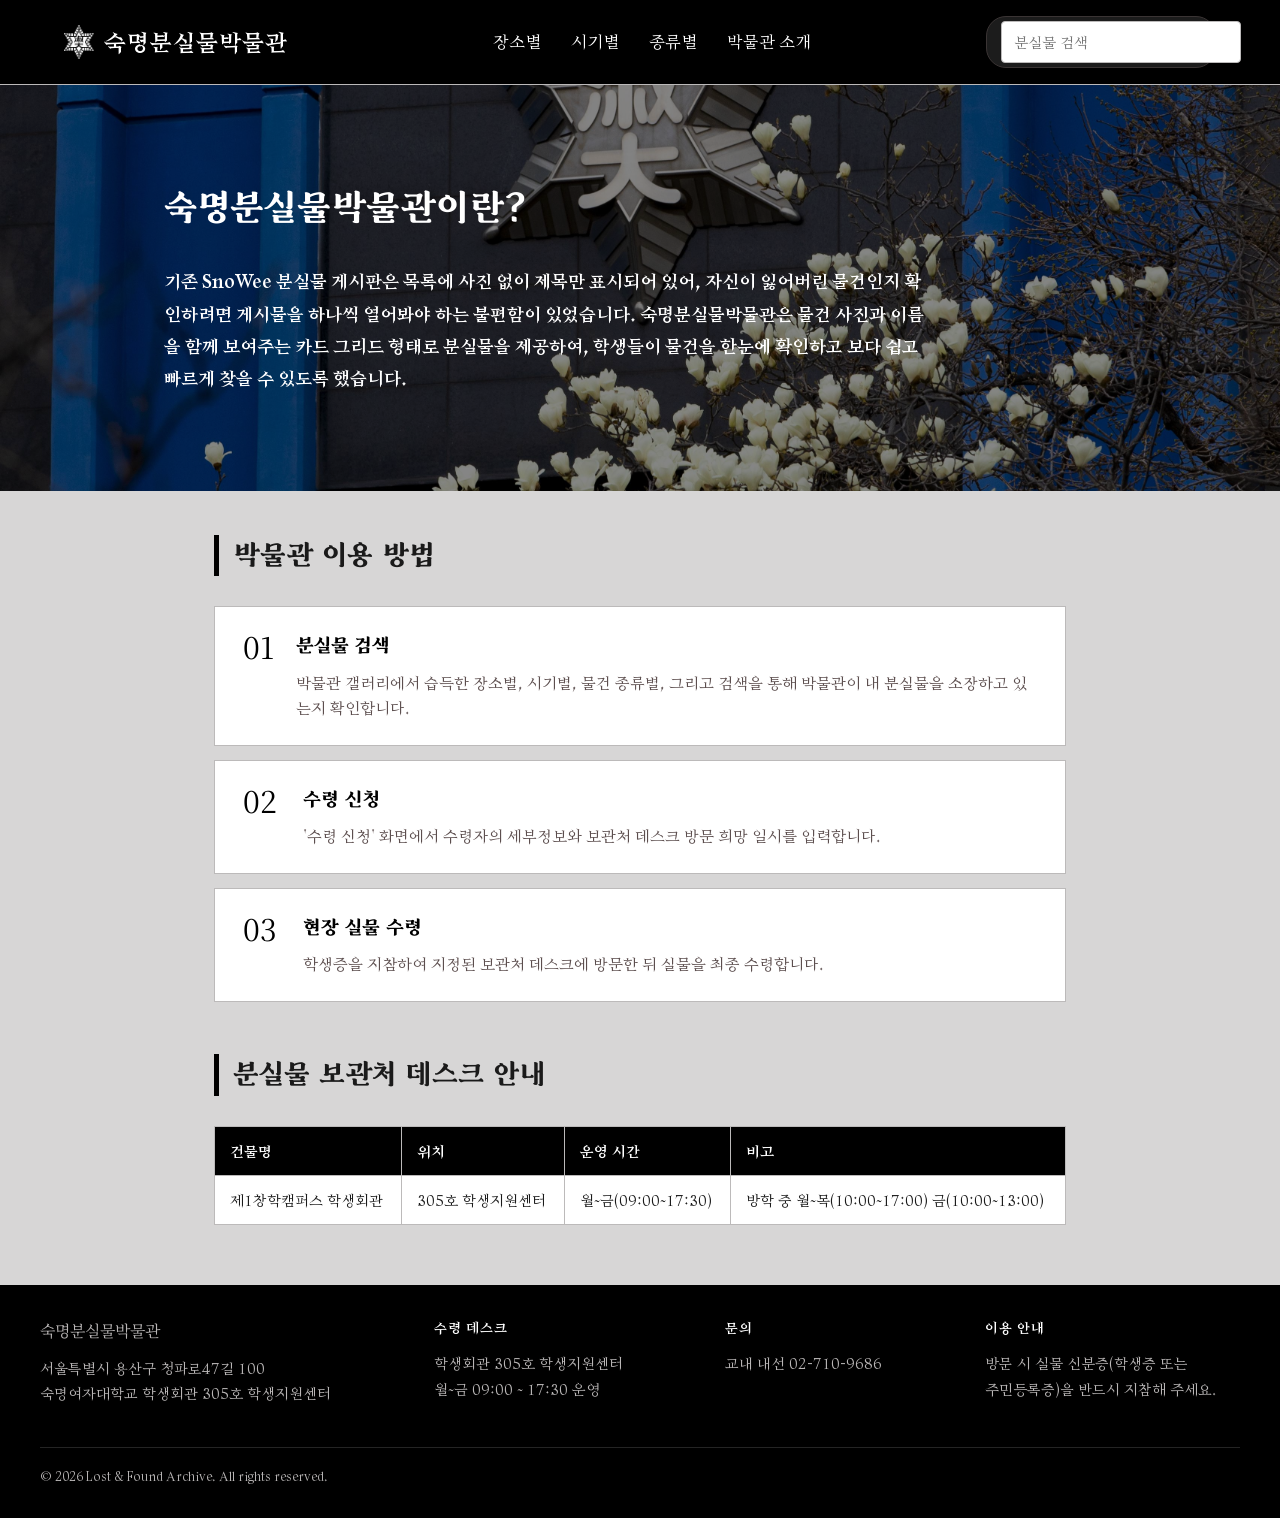
<file: 13_find()_about.html>
<!DOCTYPE html>
<html lang="ko">
<head>
  <meta charset="utf-8">
  <title>숙명분실물박물관 소개</title>
  
  <meta name="author" content="공도원, 김나윤, 김모예, 박서연">
  <meta name="description" content="숙명분실물박물관 소개 및 이용 안내">
  
  
  <link rel="stylesheet" href="./13_find()_style.css">
</head>
<body>

  
  <header>
    <div class="header-container">
      
      
      <div class="logo">
        <a href="13_find()_index.html">
          <img src="./images/13_logo.png" alt="숙명여자대학교" class="logo-img"><h1>숙명분실물박물관</h1>
        </a>
      </div>

      
      <nav class="gnb">
        <ul>
          
          <li>
            <a href="#">장소별</a>
            <ul class="submenu">
              <li><a href="#">순헌관</a></li>
              <li><a href="#">명신관</a></li>
              <li><a href="#">프라임관</a></li>
              <li><a href="#">도서관</a></li>
            </ul>
          </li>

          
          <li>
            <a href="#">시기별</a>
            <ul class="submenu">
              <li><a href="#">일주일 내</a></li>
              <li><a href="#">한달 내</a></li>
            </ul>
          </li>

          
          <li>
            <a href="#">종류별</a>
            <ul class="submenu">
              <li><a href="#">전자기기</a></li>
              <li><a href="#">지갑</a></li>
              <li><a href="#">필기구</a></li>
            </ul>
          </li>

          
          <li>
            <a href="13_find()_about.html">박물관 소개</a>
          </li>
        </ul>
      </nav>

      
      <div class="header-util">
        <form class="search-box" action="13_find()_index.html" method="get">
          <input type="search" name="query" placeholder="분실물 검색" aria-label="검색">
        </form>
      </div>

    </div>
  </header>
  
  <section class="intro-visual">
    <img class="intro-bg" src="./images/13_building.jpeg" alt="">
    <div class="intro-veil"></div>
    <div class="intro-inner">
      <h2 class="section-title">숙명분실물박물관이란?</h2>
      <p class="about-desc">기존 SnoWee 분실물 게시판은 목록에 사진 없이 제목만 표시되어 있어, 자신이 잃어버린 물건인지 확인하려면 게시물을 하나씩 열어봐야 하는 불편함이 있었습니다. <strong>숙명분실물박물관</strong>은 물건 사진과 이름을 함께 보여주는 카드 그리드 형태로 분실물을 제공하여, 학생들이 물건을 한눈에 확인하고 보다 쉽고 빠르게 찾을 수 있도록 했습니다.</p>
    </div>
  </section>

  <main class="about-container">
    
    

    
    <article class="about-section">
      <h2 class="section-title">박물관 이용 방법</h2>
      <ol class="step-list">
        <li class="step">
          <span class="step-num">01</span>
          <div class="step-body">
            <strong>분실물 검색</strong>
            <p>박물관 갤러리에서 습득한 장소별, 시기별, 물건 종류별, 그리고 검색을 통해 박물관이 내 분실물을 소장하고 있는지 확인합니다.</p>
          </div>
        </li>
        <li class="step">
          <span class="step-num">02</span>
          <div class="step-body">
            <strong>수령 신청</strong>
            <p>'수령 신청' 화면에서 수령자의 세부정보와 보관처 데스크 방문 희망 일시를 입력합니다.</p>
          </div>
        </li>
        <li class="step">
          <span class="step-num">03</span>
          <div class="step-body">
            <strong>현장 실물 수령</strong>
            <p>학생증을 지참하여 지정된 보관처 데스크에 방문한 뒤 실물을 최종 수령합니다.</p>
          </div>
        </li>
      </ol>
    </article>

    
    <article class="about-section">
      <h2 class="section-title">분실물 보관처 데스크 안내</h2>
      <table class="info-table">
        
        <thead>
          <tr>
            <th>건물명</th>
            <th>위치</th>
            <th>운영 시간</th>
            <th>비고</th>
          </tr>
        </thead>
        <tbody>
          <tr>
            <td>제1창학캠퍼스 학생회관</td>
            <td>305호 학생지원센터</td>
            <td>월~금(09:00~17:30)</td>
            <td>방학 중 월~목(10:00~17:00) 금(10:00~13:00)</td>
          </tr>
          
        </tbody>
      </table>
    </article>

  </main>

  
  <footer>
    <div class="footer-inner">
      <div class="footer-col footer-brand">
        <p class="footer-name">숙명분실물박물관</p>
        <p>서울특별시 용산구 청파로47길 100<br>숙명여자대학교 학생회관 305호 학생지원센터</p>
      </div>
      <div class="footer-col">
        <h4>수령 데스크</h4>
        <p>학생회관 305호 학생지원센터<br>월~금 09:00 ~ 17:30 운영</p>
      </div>
      <div class="footer-col">
        <h4>문의</h4>
        <p>교내 내선 02-710-9686</p>
      </div>
      <div class="footer-col">
        <h4>이용 안내</h4>
        <p>방문 시 실물 신분증(학생증 또는<br>주민등록증)을 반드시 지참해 주세요.</p>
      </div>
    </div>
    <div class="footer-bottom">&copy; 2026 Lost &amp; Found Archive. All rights reserved.</div>
  </footer>

</body>
</html>
</file>
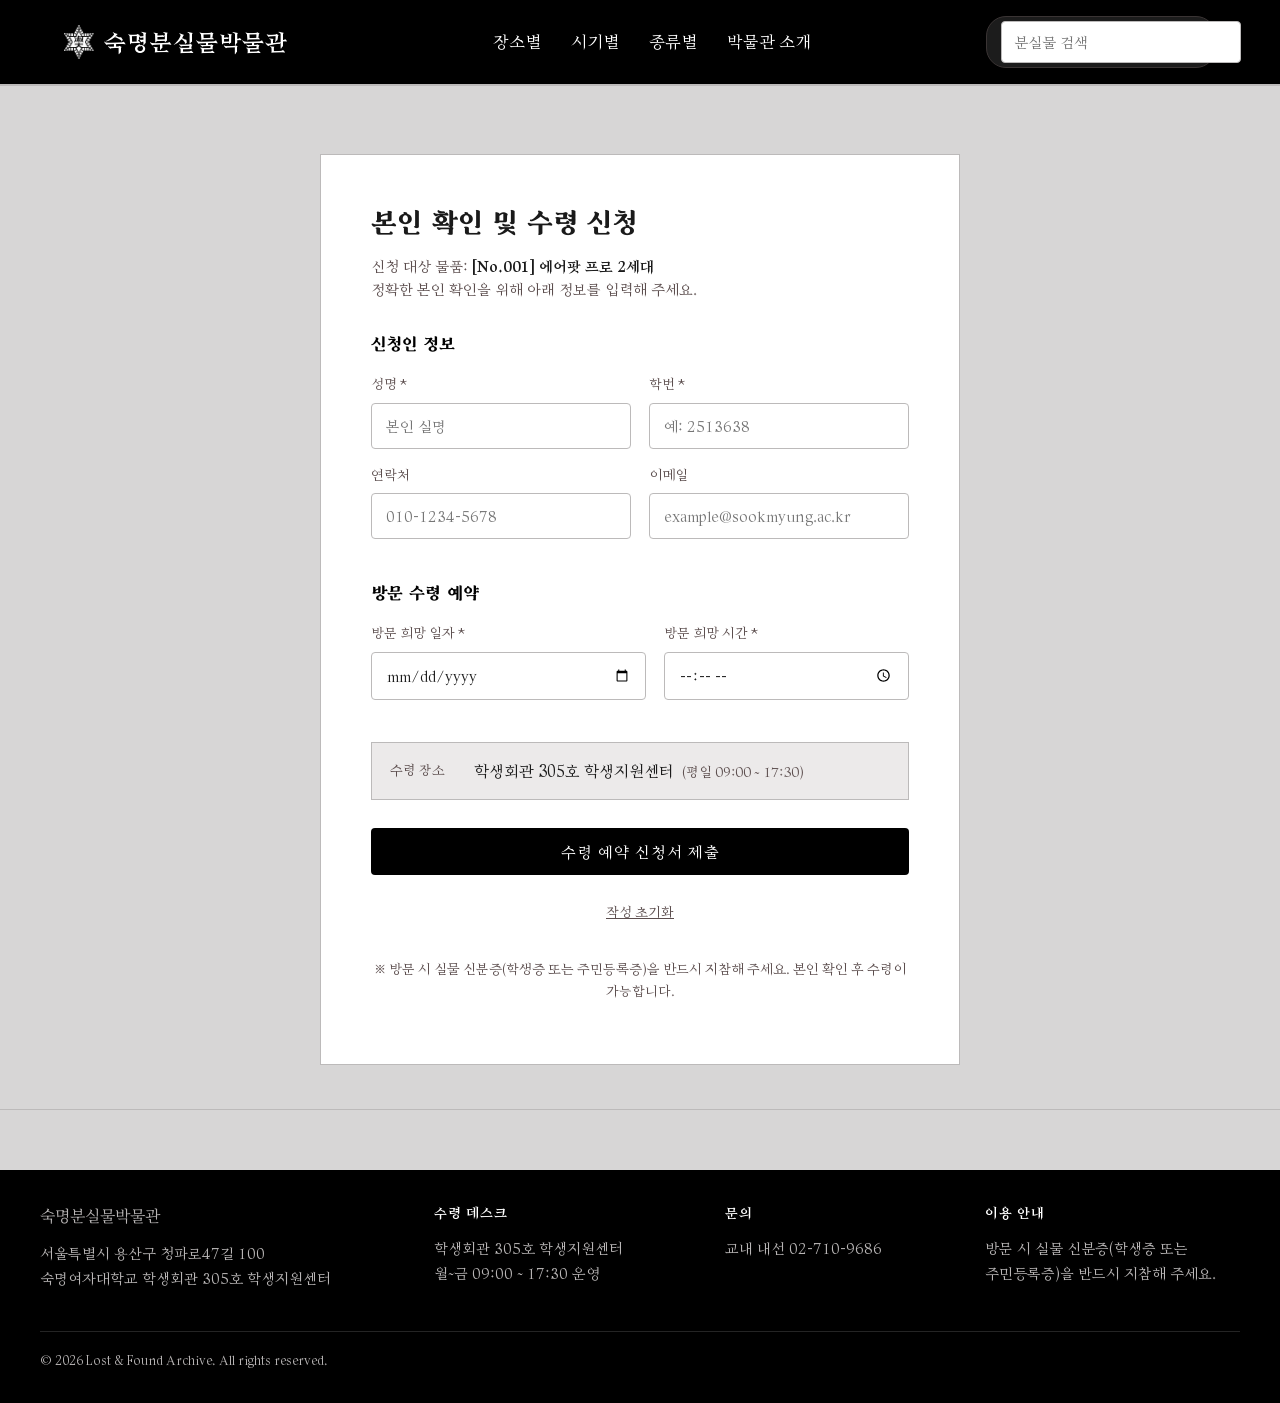
<file: 13_find()_claim.html>
<!DOCTYPE html>
<html lang="ko">
<head>
  <meta charset="utf-8">
  <title>숙명분실물박물관</title>

  <meta name="author" content="공도원, 김나윤, 김모예, 박서연">
  <meta name="description" content="국립중앙박물관 웹을 참고한 숙명여자대학교 분실물 게시판">
  
  <link rel="stylesheet" href="./13_find()_style.css">
</head>
<body>

  <header>
    <div class="header-container">
      <div class="logo">
        <a href="13_find()_index.html">
          <img src="./images/13_logo.png" alt="숙명여자대학교" class="logo-img"><h1>숙명분실물박물관</h1>
        </a>
      </div>

      <nav class="gnb">
        <ul>
          <li>
            <a href="#">장소별</a>
            <ul class="submenu">
              <li><a href="#">순헌관</a></li>
              <li><a href="#">명신관</a></li>
              <li><a href="#">프라임관</a></li>
              <li><a href="#">도서관</a></li>
            </ul>
          </li>
          
          <li>
            <a href="#">시기별</a>
            <ul class="submenu">
              <li><a href="#">일주일 내</a></li>
              <li><a href="#">한달 내</a></li>
            </ul>
          </li>

          <li>
            <a href="#">종류별</a>
            <ul class="submenu">
              <li><a href="#">전자기기</a></li>
              <li><a href="#">지갑</a></li>
              <li><a href="#">필기구</a></li>
            </ul>
          </li>

          <li>
            <a href="13_find()_about.html">박물관 소개</a>
          </li>
        </ul>
      </nav>

      <div class="header-util">
        <form class="search-box" action="13_find()_index.html" method="get">
          <input type="search" name="query" placeholder="분실물 검색" aria-label="검색">
        </form>
      </div>

    </div>
  </header>
  
  <hr>

  <main>
    <section class="claim-wrap">
      <div class="claim-card">
        <h2>본인 확인 및 수령 신청</h2>
        <p class="claim-sub">신청 대상 물품: <strong>[No.001] 에어팟 프로 2세대</strong><br>정확한 본인 확인을 위해 아래 정보를 입력해 주세요.</p>

        <form method="get" action="13_find()_index.html">

          <fieldset>
            <legend>신청인 정보</legend>
            <div class="field-row">
              <div class="field">
                <label for="user-name">성명 *</label>
                <input type="text" id="user-name" name="name" required placeholder="본인 실명">
              </div>
              <div class="field">
                <label for="user-id">학번 *</label>
                <input type="text" id="user-id" name="student_id" required placeholder="예: 2513638">
              </div>
            </div>
            <div class="field-row">
              <div class="field">
                <label for="user-tel">연락처</label>
                <input type="tel" id="user-tel" name="tel" pattern="[0-9]{2,3}-[0-9]{3,4}-[0-9]{4}" placeholder="010-1234-5678">
              </div>
              <div class="field">
                <label for="user-email">이메일</label>
                <input type="email" id="user-email" name="email" placeholder="example@sookmyung.ac.kr">
              </div>
            </div>
          </fieldset>

          <fieldset>
            <legend>방문 수령 예약</legend>
            <div class="field-row">
              <div class="field">
                <label for="visit-date">방문 희망 일자 *</label>
                <input type="date" id="visit-date" name="visit_date" required>
              </div>
              <div class="field">
                <label for="visit-time">방문 희망 시간 *</label>
                <input type="time" id="visit-time" name="visit_time" required>
              </div>
            </div>
          </fieldset>

          <div class="pickup-fixed">
            <span class="pickup-k">수령 장소</span>
            <span class="pickup-v">학생회관 305호 학생지원센터 <em>(평일 09:00 ~ 17:30)</em></span>
          </div>

          <input type="submit" class="submit-big" value="수령 예약 신청서 제출">
          <div class="form-actions">
            <input type="reset" value="작성 초기화">
          </div>

          <p class="claim-guide">※ 방문 시 실물 신분증(학생증 또는 주민등록증)을 반드시 지참해 주세요. 본인 확인 후 수령이 가능합니다.</p>
        </form>
      </div>
    </section>
  </main>

  <hr>

  <footer>
    <div class="footer-inner">
      <div class="footer-col footer-brand">
        <p class="footer-name">숙명분실물박물관</p>
        <p>서울특별시 용산구 청파로47길 100<br>숙명여자대학교 학생회관 305호 학생지원센터</p>
      </div>
      <div class="footer-col">
        <h4>수령 데스크</h4>
        <p>학생회관 305호 학생지원센터<br>월~금 09:00 ~ 17:30 운영</p>
      </div>
      <div class="footer-col">
        <h4>문의</h4>
        <p>교내 내선 02-710-9686</p>
      </div>
      <div class="footer-col">
        <h4>이용 안내</h4>
        <p>방문 시 실물 신분증(학생증 또는<br>주민등록증)을 반드시 지참해 주세요.</p>
      </div>
    </div>
    <div class="footer-bottom">&copy; 2026 Lost &amp; Found Archive. All rights reserved.</div>
  </footer>

</body>
</html>
</file>
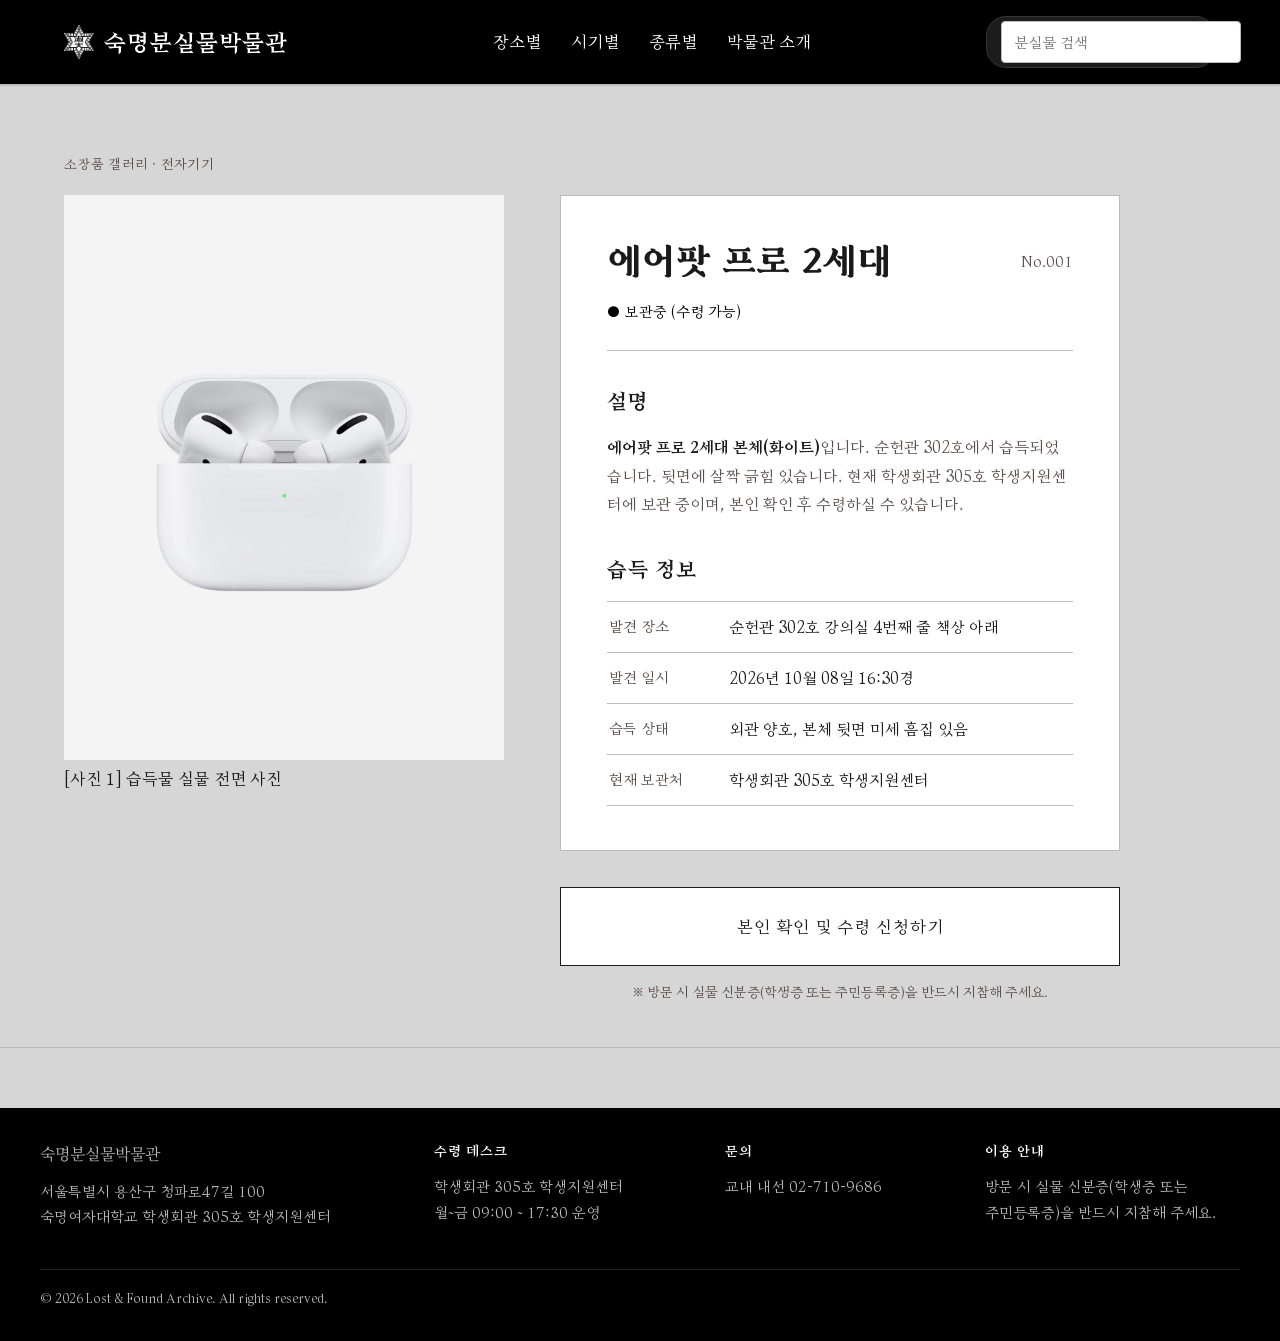
<file: 13_find()_detail.html>
<!DOCTYPE html>
<html lang="ko">
<head>
  <meta charset="utf-8">
  <title>숙명분실물박물관</title>

  <meta name="author" content="공도원, 김나윤, 김모예, 박서연">
  <meta name="description" content="국립중앙박물관 웹을 참고한 숙명여자대학교 분실물 게시판">
  
  <link rel="stylesheet" href="./13_find()_style.css">
</head>
<body>

  <header>
    <div class="header-container">      
      <div class="logo">
        <a href="13_find()_index.html">
          <img src="./images/13_logo.png" alt="숙명여자대학교" class="logo-img"><h1>숙명분실물박물관</h1>
        </a>
      </div>

      <nav class="gnb">
        <ul>
          <li>
            <a href="#">장소별</a>
            <ul class="submenu">
              <li><a href="#">순헌관</a></li>
              <li><a href="#">명신관</a></li>
              <li><a href="#">프라임관</a></li>
              <li><a href="#">도서관</a></li>
            </ul>
          </li>

          <li>
            <a href="#">시기별</a>
            <ul class="submenu">
              <li><a href="#">일주일 내</a></li>
              <li><a href="#">한달 내</a></li>
            </ul>
          </li>

          <li>
            <a href="#">종류별</a>
            <ul class="submenu">
              <li><a href="#">전자기기</a></li>
              <li><a href="#">지갑</a></li>
              <li><a href="#">필기구</a></li>
            </ul>
          </li>

          <li>
            <a href="13_find()_about.html">박물관 소개</a>
          </li>
        </ul>
      </nav>

      <div class="header-util">
        <form class="search-box" action="13_find()_index.html" method="get">
          <input type="search" name="query" placeholder="분실물 검색" aria-label="검색">
        </form>
      </div>

    </div>
  </header>

  <hr>

  <main>
    <p class="breadcrumb">소장품 갤러리 &middot; 전자기기</p>
    <article class="product">

      <div class="product-media">
        <figure>
          <img src="./images/13_airpods.jpeg" alt="순헌관 302호 습득 에어팟 프로 본체 상세 사진">
          <figcaption>[사진 1] 습득물 실물 전면 사진</figcaption>
        </figure>
      </div>

      <div class="product-info">
        <div class="info-panel">
          <div class="product-head">
            <h2>에어팟 프로 2세대</h2>
            <span class="product-id">No.001</span>
          </div>
          <p class="product-status">&#9679; 보관중 (수령 가능)</p>

          <hr class="rule">

          <h3 class="block-title">설명</h3>
          <p class="block-text">
            <strong>에어팟 프로 2세대 본체(화이트)</strong>입니다. 순헌관 302호에서 습득되었습니다.
            뒷면에 살짝 긁힘 있습니다. 현재 학생회관 305호 학생지원센터에 보관 중이며,
            본인 확인 후 수령하실 수 있습니다.
          </p>

          <h3 class="block-title">습득 정보</h3>
          <div class="info-rows">
            <div class="info-row"><span class="k">발견 장소</span><span class="v">순헌관 302호 강의실 4번째 줄 책상 아래</span></div>
            <div class="info-row"><span class="k">발견 일시</span><span class="v">2026년 10월 08일 16:30경</span></div>
            <div class="info-row"><span class="k">습득 상태</span><span class="v">외관 양호, 본체 뒷면 미세 흠집 있음</span></div>
            <div class="info-row"><span class="k">현재 보관처</span><span class="v">학생회관 305호 학생지원센터</span></div>
          </div>
        </div>

        <a class="claim-btn" href="13_find()_claim.html">본인 확인 및 수령 신청하기</a>
        <p class="claim-note">※ 방문 시 실물 신분증(학생증 또는 주민등록증)을 반드시 지참해 주세요.</p>
      </div>

    </article>
  </main>
  <hr>

  <footer>
    <div class="footer-inner">
      <div class="footer-col footer-brand">
        <p class="footer-name">숙명분실물박물관</p>
        <p>서울특별시 용산구 청파로47길 100<br>숙명여자대학교 학생회관 305호 학생지원센터</p>
      </div>
      <div class="footer-col">
        <h4>수령 데스크</h4>
        <p>학생회관 305호 학생지원센터<br>월~금 09:00 ~ 17:30 운영</p>
      </div>
      <div class="footer-col">
        <h4>문의</h4>
        <p>교내 내선 02-710-9686</p>
      </div>
      <div class="footer-col">
        <h4>이용 안내</h4>
        <p>방문 시 실물 신분증(학생증 또는<br>주민등록증)을 반드시 지참해 주세요.</p>
      </div>
    </div>
    <div class="footer-bottom">&copy; 2026 Lost &amp; Found Archive. All rights reserved.</div>
  </footer>

</body>
</html>
</file>
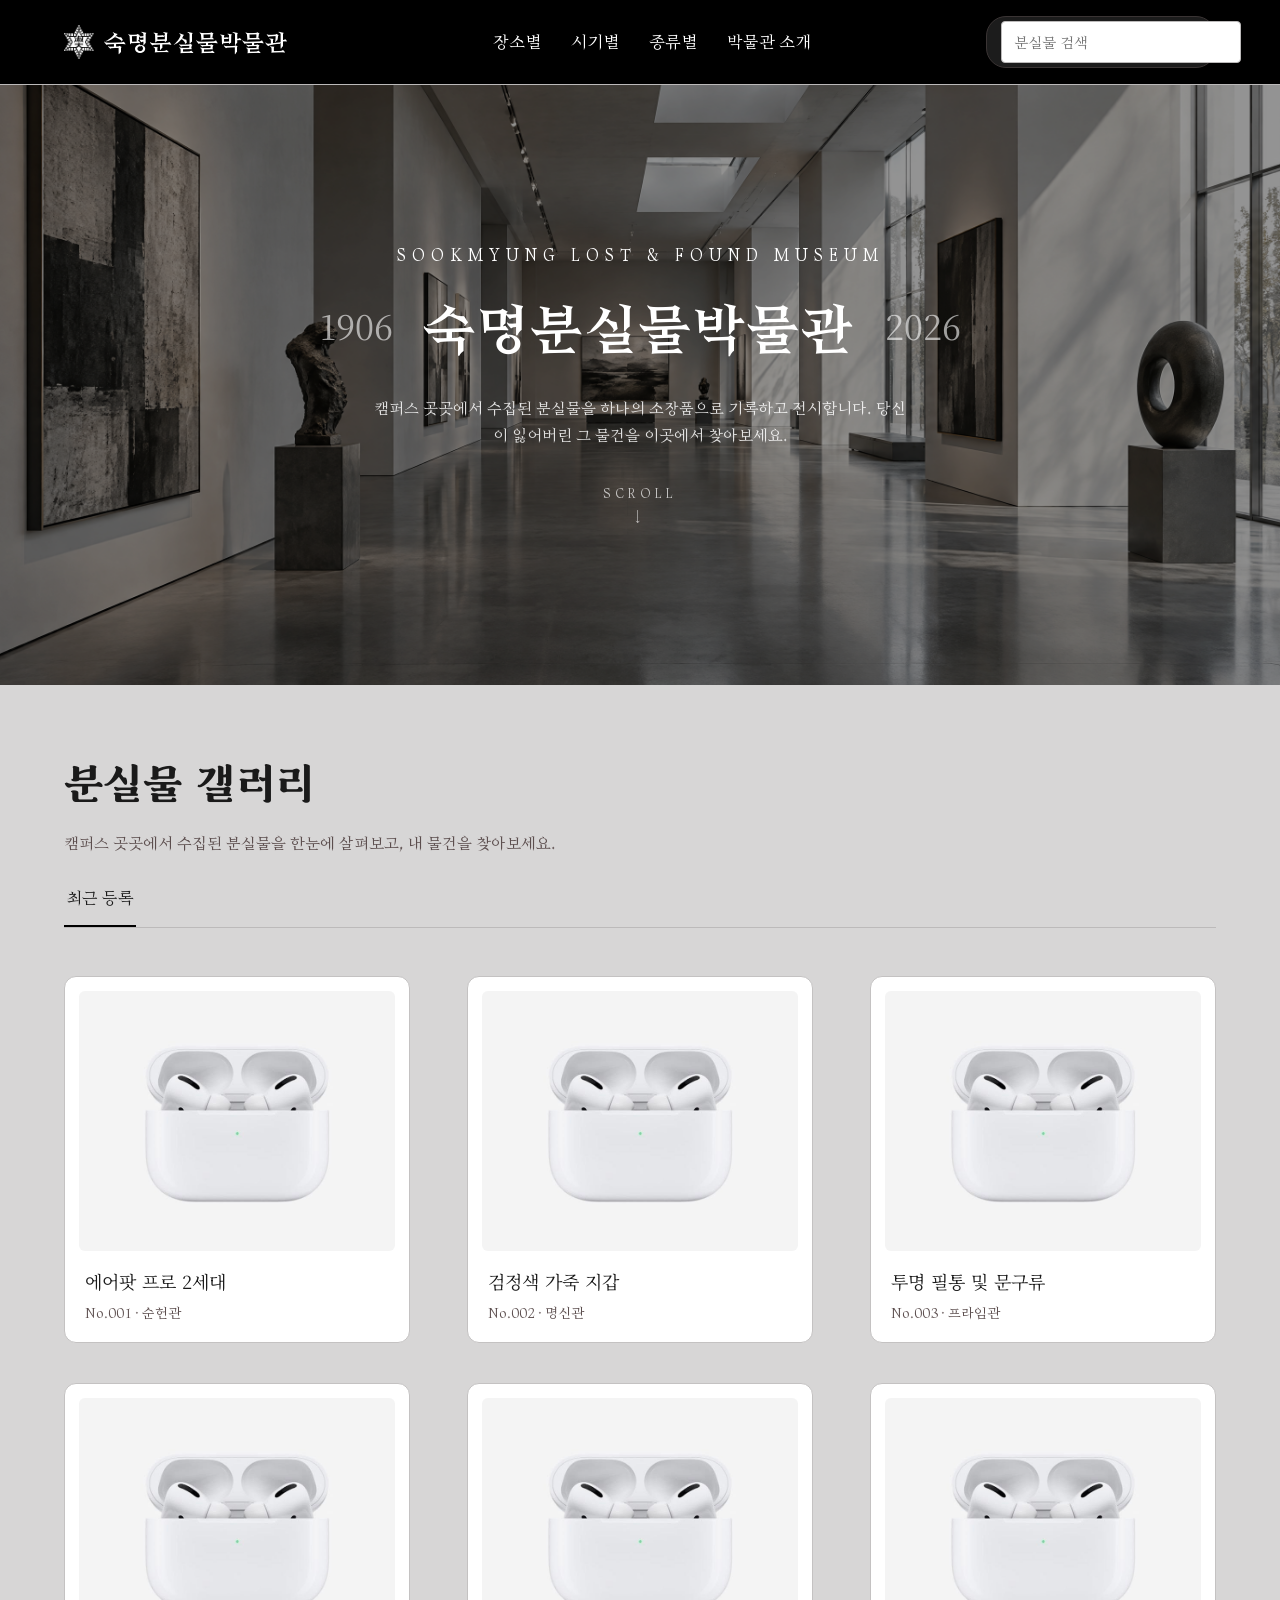
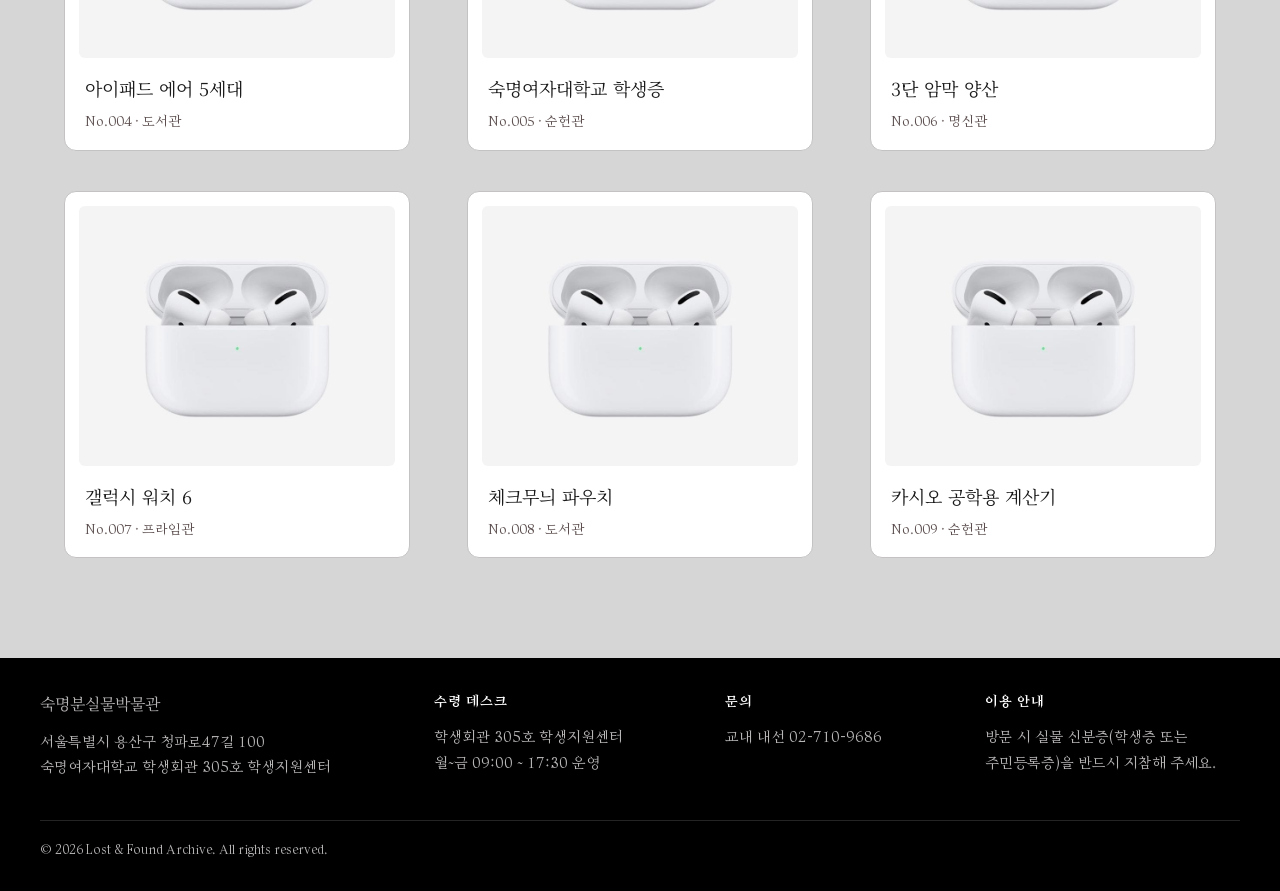
<file: 13_find()_index.html>
<!DOCTYPE html>
<html lang="ko">
<head>
  <meta charset="utf-8">
  <title>숙명분실물박물관</title>
  
  <meta name="author" content="공도원, 김나윤, 김모예, 박서연">
  <meta name="description" content="국립중앙박물관 웹을 참고한 숙명여자대학교 분실물 게시판">
  
  
  <link rel="stylesheet" href="./13_find()_style.css">
</head>
<body>

  
  <header>
    <div class="header-container">
      
      
      <div class="logo">
        <a href="13_find()_index.html">
          <img src="./images/13_logo.png" alt="숙명여자대학교" class="logo-img"><h1>숙명분실물박물관</h1>
        </a>
      </div>

      
      <nav class="gnb">
        <ul>
          
          <li>
            <a href="#">장소별</a>
            <ul class="submenu">
              <li><a href="#">순헌관</a></li>
              <li><a href="#">명신관</a></li>
              <li><a href="#">프라임관</a></li>
              <li><a href="#">도서관</a></li>
            </ul>
          </li>

          
          <li>
            <a href="#">시기별</a>
            <ul class="submenu">
              <li><a href="#">일주일 내</a></li>
              <li><a href="#">한달 내</a></li>
            </ul>
          </li>

          
          <li>
            <a href="#">종류별</a>
            <ul class="submenu">
              <li><a href="#">전자기기</a></li>
              <li><a href="#">지갑</a></li>
              <li><a href="#">필기구</a></li>
            </ul>
          </li>

          
          <li>
            <a href="13_find()_about.html">박물관 소개</a>
          </li>
        </ul>
      </nav>

      
      <div class="header-util">
        <form class="search-box" action="13_find()_index.html" method="get">
          <input type="search" name="query" placeholder="분실물 검색" aria-label="검색">
        </form>
      </div>

    </div>
  </header>

  
  <section class="visual">
    <img class="visual-bg" src="./images/13_hero.png" alt="숙명여자대학교 박물관 전시 전경">
    <div class="visual-overlay">
      <p class="eyebrow">SOOKMYUNG LOST &amp; FOUND MUSEUM</p>
      <div class="visual-head">
        <span class="visual-year">1906</span>
        <h2>숙명분실물박물관</h2>
        <span class="visual-year">2026</span>
      </div>
      <p class="visual-desc">캠퍼스 곳곳에서 수집된 분실물을 하나의 소장품으로 기록하고 전시합니다. 당신이 잃어버린 그 물건을 이곳에서 찾아보세요.</p>
      <div class="visual-scroll">SCROLL<br>&#8595;</div>
    </div>
  </section>


  
  <main>
    <div class="gallery-head">
      <h2 class="gallery-title">분실물 갤러리</h2>
      <p class="gallery-desc">캠퍼스 곳곳에서 수집된 분실물을 한눈에 살펴보고, 내 물건을 찾아보세요.</p>
    </div>

    <nav class="tabs">
      <a class="tab is-active" href="#">최근 등록</a>
    </nav>

    <div class="card-grid">
      <article class="card-item">
        <a href="13_find()_detail.html">
          <img src="./images/13_airpods.jpeg" alt="에어팟 프로 2세대">
          <div class="card-body">
            <p class="card-name">에어팟 프로 2세대</p>
            <p class="card-meta">No.001 &middot; 순헌관</p>
          </div>
        </a>
      </article>
      <article class="card-item">
        <a href="13_find()_detail.html">
          <img src="./images/13_airpods.jpeg" alt="검정색 가죽 지갑">
          <div class="card-body">
            <p class="card-name">검정색 가죽 지갑</p>
            <p class="card-meta">No.002 &middot; 명신관</p>
          </div>
        </a>
      </article>
      <article class="card-item">
        <a href="13_find()_detail.html">
          <img src="./images/13_airpods.jpeg" alt="투명 필통 및 문구류">
          <div class="card-body">
            <p class="card-name">투명 필통 및 문구류</p>
            <p class="card-meta">No.003 &middot; 프라임관</p>
          </div>
        </a>
      </article>
      <article class="card-item">
        <a href="13_find()_detail.html">
          <img src="./images/13_airpods.jpeg" alt="아이패드 에어 5세대">
          <div class="card-body">
            <p class="card-name">아이패드 에어 5세대</p>
            <p class="card-meta">No.004 &middot; 도서관</p>
          </div>
        </a>
      </article>
      <article class="card-item">
        <a href="13_find()_detail.html">
          <img src="./images/13_airpods.jpeg" alt="숙명여자대학교 학생증">
          <div class="card-body">
            <p class="card-name">숙명여자대학교 학생증</p>
            <p class="card-meta">No.005 &middot; 순헌관</p>
          </div>
        </a>
      </article>
      <article class="card-item">
        <a href="13_find()_detail.html">
          <img src="./images/13_airpods.jpeg" alt="3단 암막 양산">
          <div class="card-body">
            <p class="card-name">3단 암막 양산</p>
            <p class="card-meta">No.006 &middot; 명신관</p>
          </div>
        </a>
      </article>
      <article class="card-item">
        <a href="13_find()_detail.html">
          <img src="./images/13_airpods.jpeg" alt="갤럭시 워치 6">
          <div class="card-body">
            <p class="card-name">갤럭시 워치 6</p>
            <p class="card-meta">No.007 &middot; 프라임관</p>
          </div>
        </a>
      </article>
      <article class="card-item">
        <a href="13_find()_detail.html">
          <img src="./images/13_airpods.jpeg" alt="체크무늬 파우치">
          <div class="card-body">
            <p class="card-name">체크무늬 파우치</p>
            <p class="card-meta">No.008 &middot; 도서관</p>
          </div>
        </a>
      </article>
      <article class="card-item">
        <a href="13_find()_detail.html">
          <img src="./images/13_airpods.jpeg" alt="카시오 공학용 계산기">
          <div class="card-body">
            <p class="card-name">카시오 공학용 계산기</p>
            <p class="card-meta">No.009 &middot; 순헌관</p>
          </div>
        </a>
      </article>
    </div>
  </main>

  
  <footer>
    <div class="footer-inner">
      <div class="footer-col footer-brand">
        <p class="footer-name">숙명분실물박물관</p>
        <p>서울특별시 용산구 청파로47길 100<br>숙명여자대학교 학생회관 305호 학생지원센터</p>
      </div>
      <div class="footer-col">
        <h4>수령 데스크</h4>
        <p>학생회관 305호 학생지원센터<br>월~금 09:00 ~ 17:30 운영</p>
      </div>
      <div class="footer-col">
        <h4>문의</h4>
        <p>교내 내선 02-710-9686</p>
      </div>
      <div class="footer-col">
        <h4>이용 안내</h4>
        <p>방문 시 실물 신분증(학생증 또는<br>주민등록증)을 반드시 지참해 주세요.</p>
      </div>
    </div>
    <div class="footer-bottom">&copy; 2026 Lost &amp; Found Archive. All rights reserved.</div>
  </footer>

</body>
</html>
</file>
<file: 13_find()_style.css>
@import url("https://fonts.googleapis.com/css2?family=Noto+Sans+KR:wght@400;500;700&family=Noto+Serif+KR:wght@400;500;600&display=swap");

@font-face {
    font-family: "NMFClassic";
    src: url(./fonts/13_NMFClassic-M.ttf) format("truetype");
    font-weight: 400;
}

@font-face {
    font-family: "NMFClassic";
    src: url(./fonts/13_NMFClassic-B.ttf) format("truetype");
    font-weight: 700;
}

@font-face {
    font-family: "HeirofLight";
    src: url(./fonts/13_HeirofLight-R.ttf) format("truetype");
    font-weight: 400;
}

@font-face {
    font-family: "HeirofLight";
    src: url(./fonts/13_HeirofLight-B.ttf) format("truetype");
    font-weight: 700;
}

* {
    box-sizing: border-box;
    margin: 0;
    padding: 0;
}

body {
    font-family: "HeirofLight", "Noto Sans KR", sans-serif;
    background-color: #D7D6D6;
    color: #1A1A1A;
    line-height: 1.6;
    overflow-y: scroll;
}

a {
    text-decoration: none;
    color: inherit;
}

hr {
    border: none;
    border-top: 1px solid #BCBABA;
}

header {
    background-color: #000;
    border-bottom: 1px solid #BCBABA;
}

.header-container {
    max-width: 1200px;
    margin: 0 auto;
    display: flex;
    align-items: center;
    justify-content: space-between;
    padding: 16px 24px;
}

.logo h1 {
    font-family: "HeirofLight", serif;
    font-size: 22px;
    font-weight: 700;
    color: #FFF;
    letter-spacing: 1px;
    display: inline-block;
    vertical-align: middle;
}

nav.gnb > ul {
    display: flex;
    list-style: none;
}

nav.gnb > ul > li {
    position: relative;
    margin-left: 30px;
    padding: 12px 0;
}

nav.gnb > ul > li > a {
    font-size: 16px;
    font-weight: 500;
    color: #FFF;
}

nav.gnb > ul > li:hover > a {
    color: #B29E9E;
}

.submenu {
    display: none;
    position: absolute;
    top: 100%;
    left: 0;
    background-color: #FFF;
    min-width: 150px;
    border: 1px solid #BCBABA;
    padding: 6px 0;
    z-index: 100;
    list-style: none;
}

.submenu li a {
    display: block;
    padding: 9px 16px;
    font-size: 14px;
    color: #1A1A1A;
}

.submenu li a:hover {
    background-color: #D7D6D6;
    color: #000;
    font-weight: 700;
}

nav.gnb > ul > li:hover .submenu {
    display: block;
}

.header-util {
    display: flex;
    align-items: center;
}

.search-box {
    display: flex;
    align-items: center;
    background-color: #1C1C1C;
    border: 1px solid #3A3434;
    border-radius: 20px;
    padding: 4px 6px 4px 14px;
    width: 230px;
}

.search-box input {
    border: none;
    background: transparent;
    width: 100%;
    font-size: 14px;
    color: #E6E3E3;
}

main {
    max-width: 1200px;
    margin: 44px auto;
    padding: 0 24px;
    margin-top: 68px;
}

.section-title {
    font-family: "NMFClassic", "Noto Serif KR", serif;
    font-size: 26px;
    color: #1A1A1A;
    border-left: 5px solid #000;
    padding-left: 14px;
    margin-bottom: 30px;
}

.card-grid {
    display: flex;
    flex-wrap: wrap;
    justify-content: space-between;
}

.card-item {
    width: 30%;
    background-color: #FFF;
    border: 1px solid #C4C2C2;
    margin-bottom: 40px;
    border-radius: 12px;
    overflow: visible;
    padding: 14px;
}

.card-item img {
    width: 100%;
    height: 260px;
    object-fit: cover;
    display: block;
    background-color: #ECEAEA;
    border-radius: 6px;
}

.card-item:hover {
    border-color: #000;
}

.about-container {
    max-width: 900px;
    margin: 44px auto;
    padding: 0 24px;
}

.about-section {
    margin-bottom: 52px;
}

.about-desc {
    font-size: 16px;
    line-height: 1.9;
    color: #1A1A1A;
}

.about-desc strong {
    color: #000;
}

.step-list {
    padding-left: 22px;
    list-style: none;
    padding: 0;
}

.step-list li {
    margin-bottom: 14px;
    font-size: 15px;
    line-height: 1.7;
}

.step-list li strong {
    color: #000;
}

.info-table {
    width: 100%;
    border-collapse: collapse;
    margin-top: 8px;
}

.info-table th, .info-table td {
    border: 1px solid #BCBABA;
    padding: 13px 15px;
    text-align: left;
    font-size: 14px;
}

.info-table thead th {
    background-color: #000;
    color: #FFF;
}

.info-table tbody td {
    background-color: #FFF;
}

main article > h2 {
    font-family: "NMFClassic", "Noto Serif KR", serif;
    font-size: 26px;
    color: #1A1A1A;
    margin-bottom: 10px;
}

main article > p {
    margin-bottom: 20px;
}

fieldset {
    border: 1px solid #BCBABA;
    background-color: #FFF;
    padding: 22px 26px;
    margin-bottom: 22px;
}

legend {
    font-family: "NMFClassic", "Noto Serif KR", serif;
    font-weight: 600;
    color: #000;
    padding: 0 8px;
}

form p {
    margin-bottom: 14px;
}

form label {
    display: inline-block;
    width: 110px;
    color: #1A1A1A;
}

input[type="text"], input[type="tel"], input[type="email"], input[type="date"], input[type="time"], input[type="search"], select {
    padding: 10px 12px;
    border: 1px solid #BCBABA;
    border-radius: 4px;
    font-family: inherit;
    font-size: 14px;
    background-color: #FFF;
    color: #1A1A1A;
    min-width: 240px;
}

input[type="submit"] {
    background-color: #000;
    color: #FFF;
    border: none;
    padding: 13px 28px;
    border-radius: 4px;
    font-size: 15px;
    font-weight: 500;
}

input[type="submit"]:hover {
    background-color: #5C4E4E;
}

input[type="reset"] {
    background-color: #FFF;
    color: #1A1A1A;
    border: 1px solid #BCBABA;
    padding: 13px 24px;
    border-radius: 4px;
    font-size: 14px;
}

footer {
    background-color: #000;
    color: #B9B6B6;
    text-align: left;
    padding: 32px 24px;
    margin-top: 60px;
    font-size: 14px;
    line-height: 1.7;
}

.visual {
    position: relative;
}

.visual-bg {
    display: block;
    width: 100%;
    height: 600px;
    object-fit: cover;
}

.visual-overlay {
    position: absolute;
    top: 0;
    left: 0;
    width: 100%;
    height: 100%;
    display: flex;
    flex-direction: column;
    justify-content: center;
    align-items: center;
    text-align: center;
    background-color: rgba(0, 0, 0, 0.42);
}

.visual-overlay .eyebrow {
    color: #fff;
    font-size: 15px;
    letter-spacing: 6px;
    margin-bottom: 18px;
}

.visual-overlay h2 {
    color: #fff;
    font-family: "NMFClassic", "Noto Serif KR", serif;
    font-size: 52px;
    font-weight: 600;
    margin: 16px 0;
    letter-spacing: 2px;
}

.logo-img {
    height: 34px;
    vertical-align: middle;
    margin-right: 10px;
}

.step {
    display: flex;
    align-items: flex-start;
    border: 1px solid #BCBABA;
    background-color: #FFF;
    padding: 24px 28px;
    margin-bottom: 16px;
}

.step-num {
    flex-grow: 0;
    width: 60px;
    font-family: "NMFClassic", "Noto Serif KR", serif;
    font-size: 30px;
    color: #000;
    line-height: 1;
}

.step-body strong {
    display: block;
    font-family: "NMFClassic", "Noto Serif KR", serif;
    font-size: 18px;
    color: #000;
    margin-bottom: 8px;
}

.step-body p {
    margin: 0;
    color: #5C4E4E;
    line-height: 1.7;
    font-size: 15px;
}

.visual-head {
    display: flex;
    align-items: center;
    justify-content: center;
}

.visual-head h2 {
    margin: 0;
    font-family: "HeirofLight", serif;
}

.visual-year {
    font-family: "NMFClassic", "Noto Serif KR", serif;
    font-size: 34px;
    color: rgba(255, 255, 255, 0.6);
    margin: 0 30px;
}

.visual-desc {
    color: rgba(255, 255, 255, 0.85);
    max-width: 540px;
    line-height: 1.8;
    margin-top: 26px;
    font-size: 15px;
}

.visual-scroll {
    color: rgba(255, 255, 255, 0.7);
    font-size: 12px;
    letter-spacing: 4px;
    margin-top: 34px;
    line-height: 1.9;
}

.footer-inner {
    max-width: 1200px;
    margin: 0 auto;
    display: flex;
    flex-wrap: wrap;
    justify-content: space-between;
}

.footer-col {
    margin-bottom: 18px;
    margin-right: 24px;
}

.footer-brand {
    max-width: 300px;
}

.footer-name {
    font-family: "NMFClassic", "Noto Serif KR", serif;
    font-size: 16px;
    color: #FFF;
    margin-bottom: 10px;
}

.footer-col h4 {
    font-size: 13px;
    letter-spacing: 1px;
    color: #FFF;
    margin-bottom: 12px;
}

.footer-col p {
    color: #B9B6B6;
    line-height: 1.8;
}

.footer-col ul {
    list-style: none;
}

.footer-col li {
    margin-bottom: 7px;
}

.footer-col li a {
    color: #B9B6B6;
}

.footer-col li a:hover {
    color: #B29E9E;
}

.footer-bottom {
    max-width: 1200px;
    margin: 22px auto 0;
    padding-top: 18px;
    border-top: 1px solid rgba(255, 255, 255, 0.14);
    font-size: 12px;
    color: #B9B6B6;
}

.product {
    display: flex;
    flex-wrap: wrap;
    align-items: flex-start;
    margin-top: 4px;
}

.product-media {
    width: 440px;
    margin-right: 56px;
    margin-bottom: 30px;
}

.product-media img {
    width: 100%;
    height: auto;
    border-radius: 0;
    background-color: #FFF;
}

.product-info {
    flex-grow: 1;
    min-width: 0;
    max-width: 560px;
}

.breadcrumb {
    font-size: 13px;
    color: #5C4E4E;
    margin-bottom: 18px;
    letter-spacing: 0.04em;
}

.product-head {
    display: flex;
    align-items: flex-start;
    justify-content: space-between;
}

.product-head h2 {
    font-family: "NMFClassic", "Noto Serif KR", serif;
    font-size: 34px;
    line-height: 1.3;
    color: #1A1A1A;
    margin: 0;
}

.product-id {
    font-size: 14px;
    color: #5C4E4E;
    white-space: nowrap;
    margin-top: 10px;
    margin-left: 14px;
}

.product-status {
    margin: 16px 0 0;
    font-size: 14px;
    color: #000;
}

.rule {
    border: none;
    border-top: 1px solid #BCBABA;
    margin: 28px 0;
}

.block-title {
    font-size: 20px;
    letter-spacing: 1px;
    text-transform: none;
    color: #1A1A1A;
    margin: 34px 0 16px;
}

.block-text {
    font-size: 15px;
    line-height: 1.9;
    color: #5C4E4E;
    margin: 0;
}

.block-text strong {
    color: #1A1A1A;
}

.info-rows {
    margin-top: 14px;
}

.info-row {
    display: flex;
    padding: 13px 2px;
    border-top: 1px solid #BCBABA;
}

.info-row:last-child {
    border-bottom: 1px solid #BCBABA;
}

.info-row .k {
    width: 120px;
    flex-grow: 0;
    color: #5C4E4E;
    font-size: 14px;
}

.info-row .v {
    color: #1A1A1A;
    font-size: 15px;
}

.claim-btn {
    display: block;
    margin-top: 36px;
    background-color: #FFF;
    color: #1A1A1A;
    text-align: center;
    padding: 26px;
    font-size: 16px;
    letter-spacing: 1px;
    border: 1px solid #1A1A1A;
    border-radius: 0;
}

.claim-btn:hover {
    background-color: #000;
    color: #FFF;
    border-color: #000;
}

.claim-note {
    margin: 16px 0 0;
    font-size: 13px;
    color: #5C4E4E;
    text-align: center;
}

.info-panel {
    border: 1px solid #BCBABA;
    background-color: #FFF;
    padding: 44px 46px;
}

main > .breadcrumb {
    margin-bottom: 20px;
}

.claim-card {
    max-width: 640px;
    margin: 0 auto;
    background-color: #FFF;
    border: 1px solid #BCBABA;
    padding: 48px 50px;
}

.claim-card > h2 {
    font-family: "NMFClassic", "Noto Serif KR", serif;
    font-size: 26px;
    color: #1A1A1A;
    margin: 0 0 10px;
}

.claim-sub {
    font-size: 14px;
    color: #5C4E4E;
    line-height: 1.7;
    margin-bottom: 30px;
}

.claim-sub strong {
    color: #1A1A1A;
}

.claim-card fieldset {
    border: none;
    background: transparent;
    padding: 0;
    margin: 0 0 26px;
}

.claim-card legend {
    font-family: "NMFClassic", "Noto Serif KR", serif;
    font-size: 16px;
    color: #000;
    padding: 0;
    margin-bottom: 16px;
}

.field-row {
    display: flex;
}

.field-row .field {
    flex-grow: 1;
    margin-right: 18px;
}

.field-row .field:last-child {
    margin-right: 0;
}

.claim-card .field {
    margin-bottom: 16px;
}

.claim-card label {
    display: block;
    width: auto;
    font-size: 13px;
    color: #5C4E4E;
    margin-bottom: 8px;
}

.claim-card input[type="text"], .claim-card input[type="tel"], .claim-card input[type="email"], .claim-card input[type="date"], .claim-card input[type="time"] {
    width: 100%;
    min-width: 0;
    padding: 12px 14px;
    border: 1px solid #BCBABA;
    border-radius: 4px;
    font-family: inherit;
    font-size: 14px;
    background-color: #FFF;
    color: #1A1A1A;
}

.pickup-fixed {
    display: flex;
    align-items: center;
    padding: 16px 18px;
    background-color: #ECEAEA;
    border: 1px solid #BCBABA;
    margin-bottom: 28px;
}

.pickup-k {
    width: 84px;
    flex-grow: 0;
    font-size: 13px;
    color: #5C4E4E;
}

.pickup-v {
    font-size: 15px;
    color: #1A1A1A;
}

.pickup-v em {
    font-style: normal;
    font-size: 13px;
    color: #5C4E4E;
    margin-left: 4px;
}

.submit-big {
    width: 100%;
    background-color: #000;
    color: #FFF;
    border: 1px solid #000;
    border-radius: 0;
    padding: 18px;
    font-size: 16px;
    letter-spacing: 1px;
    font-family: inherit;
}

.submit-big:hover {
    background-color: #FFF;
    color: #000;
}

.form-actions {
    text-align: center;
    margin-top: 14px;
}

.form-actions input[type="reset"] {
    background: none;
    border: none;
    color: #5C4E4E;
    font-size: 13px;
    text-decoration: underline;
    font-family: inherit;
}

.claim-guide {
    margin-top: 24px;
    font-size: 13px;
    color: #5C4E4E;
    line-height: 1.7;
    text-align: center;
}

.gallery-head {
    margin-bottom: 30px;
}

.gallery-title {
    font-family: "NMFClassic", "Noto Serif KR", serif;
    font-size: 40px;
    color: #1A1A1A;
    margin: 0;
}

.gallery-desc {
    font-size: 15px;
    color: #5C4E4E;
    margin: 14px 0 0;
}

.tabs {
    display: flex;
    border-bottom: 1px solid #BCBABA;
    margin-bottom: 48px;
}

.tab {
    font-size: 16px;
    color: #5C4E4E;
    padding: 0 2px 14px;
    margin-right: 30px;
}

.tab.is-active {
    color: #1A1A1A;
    border-bottom: 2px solid #000;
    font-weight: 500;
}

.card-body {
    padding-top: 18px;
    padding: 16px 6px 4px;
}

.card-name {
    font-family: "NMFClassic", "Noto Serif KR", serif;
    font-size: 18px;
    color: #1A1A1A;
    margin: 0;
}

.card-meta {
    font-size: 13px;
    color: #5C4E4E;
    margin: 8px 0 0;
}

.card-item:hover .card-name {
    color: #000;
}

.intro-visual {
    position: relative;
    overflow: hidden;
}

.intro-bg {
    position: absolute;
    top: 0;
    left: 0;
    width: 100%;
    height: 100%;
    object-fit: cover;
    object-position: center;
    opacity: 1;
    z-index: 0;
}

.intro-veil {
    position: absolute;
    top: 0;
    left: 0;
    width: 100%;
    height: 100%;
    background-color: rgba(0, 0, 0, 0.48);
    z-index: 1;
}

.intro-inner {
    position: relative;
    z-index: 2;
    max-width: 1000px;
    margin: 0 auto;
    padding: 96px 24px;
}

.intro-inner .section-title {
    border-left: none;
    padding-left: 0;
    color: #fff;
    font-size: 34px;
}

.intro-inner .about-desc {
    color: #fff;
    font-weight: 700;
    font-size: 17px;
    line-height: 1.9;
    max-width: 760px;
}

.intro-inner .about-desc strong {
    color: #fff;
}
</file>
